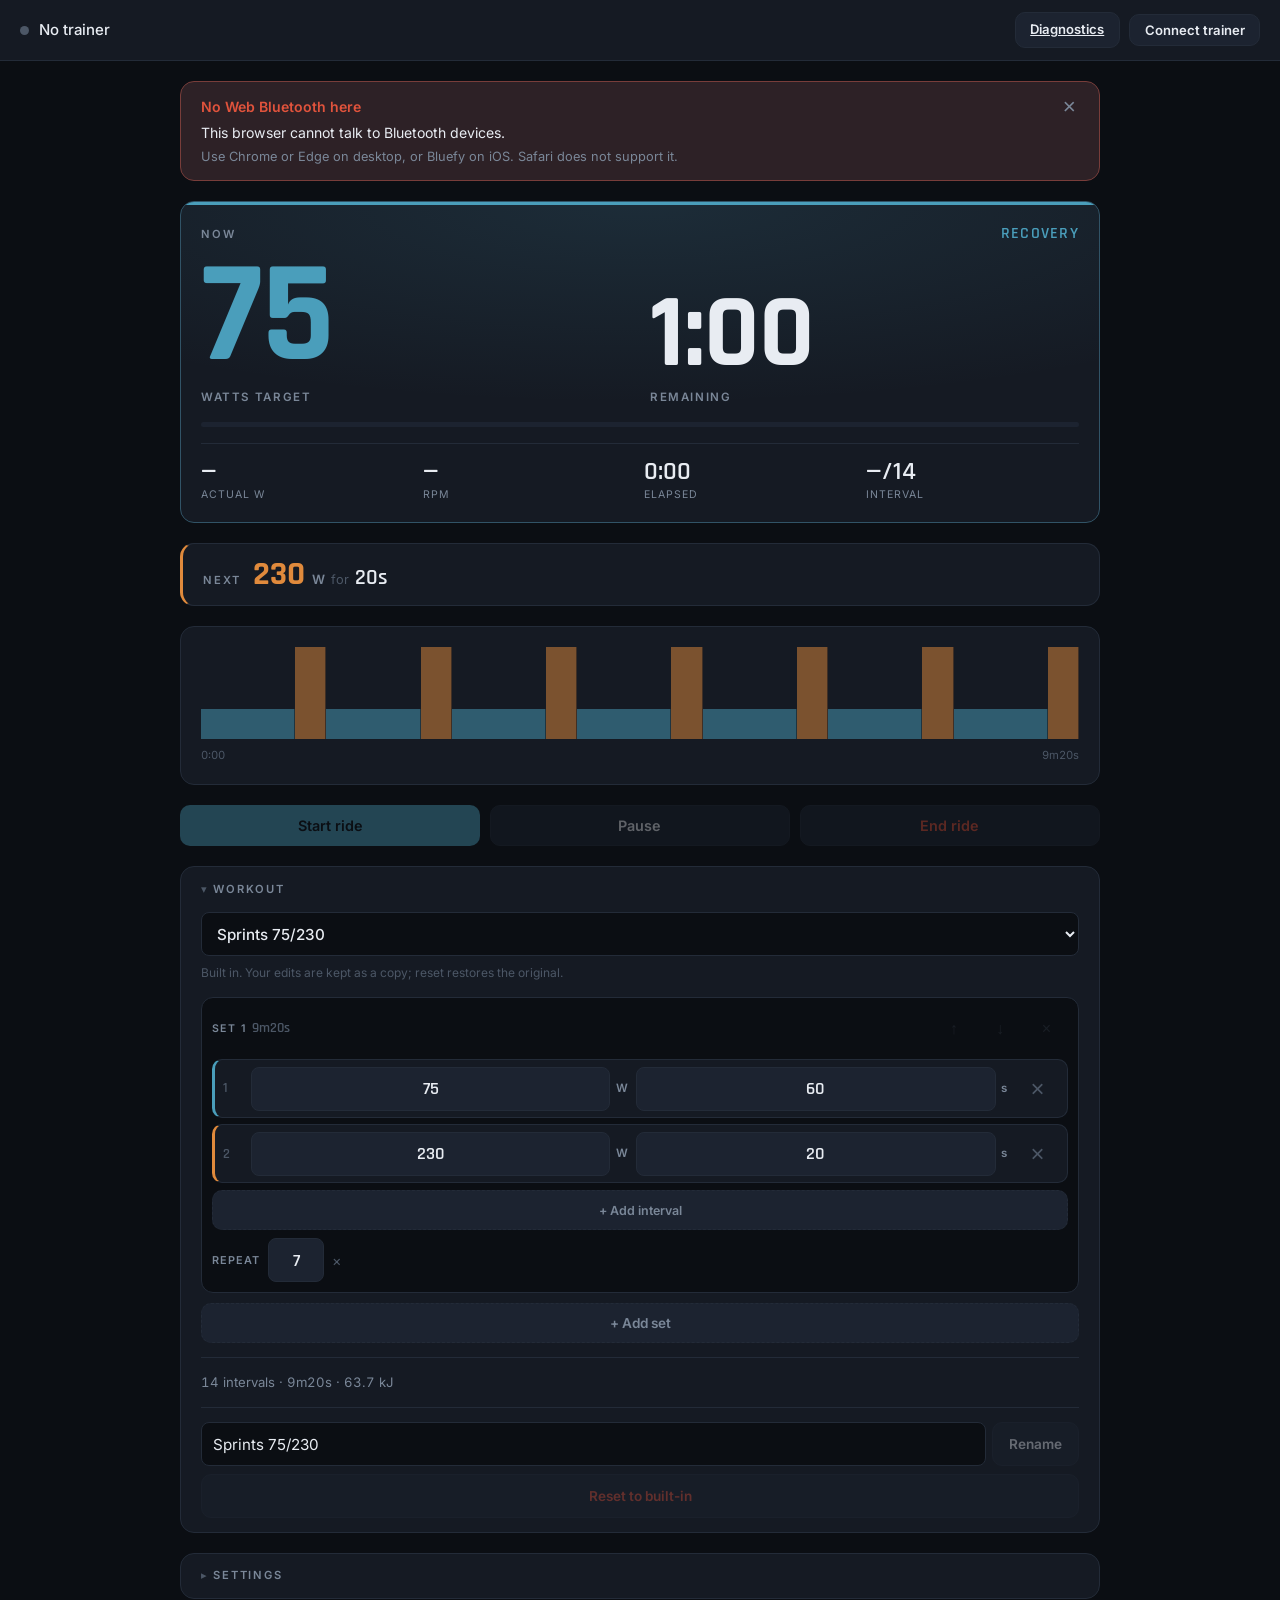
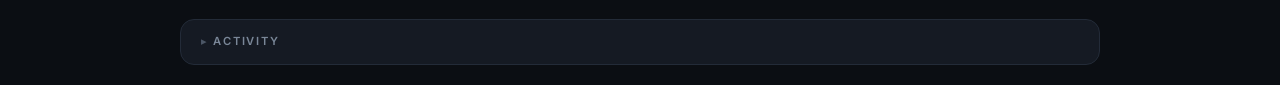
<file: web/index.html>
<!doctype html>
<html lang="en">
<head>
<meta charset="utf-8">
<script>
// The document is always served at the base -- directly, or via the bounce in
// 404.html. Pin that as <base> BEFORE any history rewriting, because
// replaceState/pushState change the document URL that relative src and href
// attributes resolve against: without this, /workout/<name> would look for
// app.js at /workout/app.js.
(function () {
  var base = location.pathname.replace(/index\.html$/, '');
  var tag = document.createElement('base');
  tag.href = base;
  document.head.insertBefore(tag, document.head.firstChild);

  // Restore the pretty URL after a bounce from 404.html.
  var params = new URLSearchParams(location.search);
  var p = params.get('p');
  if (!p) return;
  params.delete('p');
  var extra = params.toString();
  var restored = base.replace(/\/$/, '') + p;
  if (extra) restored += '?' + extra;
  history.replaceState(null, '', restored);
})();
</script>
<meta name="viewport" content="width=device-width, initial-scale=1, viewport-fit=cover">
<title>Hammer — ERG workout runner</title>
<meta name="theme-color" content="#0B0E13">
<link rel="manifest" href="manifest.json">
<link rel="icon" href="icon.svg" type="image/svg+xml">
<link rel="apple-touch-icon" href="apple-touch-icon.png">
<meta name="apple-mobile-web-app-capable" content="yes">
<meta name="mobile-web-app-capable" content="yes">
<meta name="apple-mobile-web-app-title" content="Hammer">
<meta name="apple-mobile-web-app-status-bar-style" content="black-translucent">
<link rel="preconnect" href="https://fonts.googleapis.com">
<link rel="preconnect" href="https://fonts.gstatic.com" crossorigin>
<link href="https://fonts.googleapis.com/css2?family=Rajdhani:wght@500;600;700&family=Inter:wght@400;500;600&display=swap" rel="stylesheet">
<link rel="stylesheet" href="style.css">
</head>
<body>

<header class="bar">
  <div class="bar-id">
    <span class="dot" id="dot" data-state="off"></span>
    <span class="bar-name" id="deviceName">No trainer</span>
  </div>
  <div class="bar-meta">
    <span id="wakeState" class="chip" hidden>screen held</span>
    <a class="btn btn-ghost" href="diagnostics.html">Diagnostics</a>
    <button class="btn btn-ghost" id="connectBtn">Connect trainer</button>
  </div>
</header>

<button class="reveal" id="revealBtn" type="button"
        aria-label="Show controls">&#9776;</button>

<main>
  <div class="notice" id="notice" hidden>
    <div class="notice-body">
      <strong id="noticeTitle"></strong>
      <span id="noticeText"></span>
      <span class="notice-hint" id="noticeHint" hidden></span>
    </div>
    <button class="notice-close" id="noticeClose" aria-label="Dismiss">&times;</button>
  </div>

  <!-- NOW ------------------------------------------------------------- -->
  <section class="now" id="nowCard" data-zone="z1">
    <div class="now-head">
      <span class="eyebrow">Now</span>
      <span class="zone" id="zoneLabel">—</span>
    </div>

    <div class="now-body">
      <div class="metric metric-target">
        <div class="metric-value" id="targetW">—</div>
        <div class="metric-unit">watts target</div>
      </div>
      <div class="metric metric-clock">
        <div class="metric-value" id="countdown">0:00</div>
        <div class="metric-unit">remaining</div>
      </div>
    </div>

    <div class="progress"><div class="progress-fill" id="intervalFill"></div></div>

    <div class="live">
      <div class="live-item"><span class="live-value" id="actualW">—</span><span class="live-label">actual W</span></div>
      <div class="live-item"><span class="live-value" id="cadence">—</span><span class="live-label">rpm</span></div>
      <div class="live-item"><span class="live-value" id="elapsed">0:00</span><span class="live-label">elapsed</span></div>
      <div class="live-item"><span class="live-value" id="intervalCount">—</span><span class="live-label">interval</span></div>
    </div>
  </section>

  <!-- NEXT ------------------------------------------------------------ -->
  <section class="next" id="nextCard" data-zone="z1">
    <span class="eyebrow">Next</span>
    <div class="next-body">
      <span class="next-watts" id="nextW">—</span>
      <span class="next-unit">W</span>
      <span class="next-sep">for</span>
      <span class="next-dur" id="nextDur">—</span>
    </div>
    <span class="next-in" id="nextIn"></span>
  </section>

  <!-- PROFILE --------------------------------------------------------- -->
  <section class="profile-wrap">
    <div class="profile" id="profile" aria-hidden="true"></div>
    <div class="profile-axis">
      <span id="profileStart">0:00</span>
      <span id="profileTotal">—</span>
    </div>
  </section>

  <!-- TRANSPORT ------------------------------------------------------- -->
  <section class="transport">
    <button class="btn btn-primary" id="startBtn" disabled>Start ride</button>
    <button class="btn" id="pauseBtn" disabled>Pause</button>
    <button class="btn btn-danger" id="stopBtn" disabled>End ride</button>
  </section>

  <!-- CONFIG ---------------------------------------------------------- -->
  <details class="config" id="configPanel" open>
    <summary>Workout</summary>

    <div class="picker">
      <select id="workoutPicker" aria-label="Choose a workout"></select>
      <p class="picker-note" id="pickerNote"></p>
    </div>

    <div class="sets" id="sets"></div>

    <button class="btn btn-add" id="addSet" type="button">
      <span aria-hidden="true">+</span> Add set
    </button>

    <div class="config-foot">
      <span class="summary" id="planSummary"></span>
      <span class="saved-state" id="savedState"></span>
    </div>

    <div class="workout-admin">
      <div class="admin-row">
        <input id="workoutName" type="text" maxlength="60" spellcheck="false"
               autocomplete="off" placeholder="Workout name" aria-label="Workout name">
        <button class="btn btn-rename" id="renameWorkout" type="button" disabled>Rename</button>
      </div>
      <button class="btn btn-danger btn-delete" id="deleteWorkout" type="button">
        Delete workout
      </button>
    </div>

    <p class="error" id="configError" hidden></p>
  </details>

  <details class="config">
    <summary>Settings</summary>
    <div class="settings">
      <label class="field field-narrow">
        <span>FTP</span>
        <input id="ftpInput" type="number" inputmode="numeric" min="50" max="600" step="5" value="250">
      </label>
      <p class="settings-note">
        Sets the power zones that colour each interval. It is never sent to the
        trainer and does not affect the targets you ride.
      </p>
    </div>
  </details>

  <details class="config">
    <summary>Activity</summary>
    <div class="log" id="log"></div>
  </details>
</main>

<script type="module" src="app.js"></script>
</body>
</html>
</file>
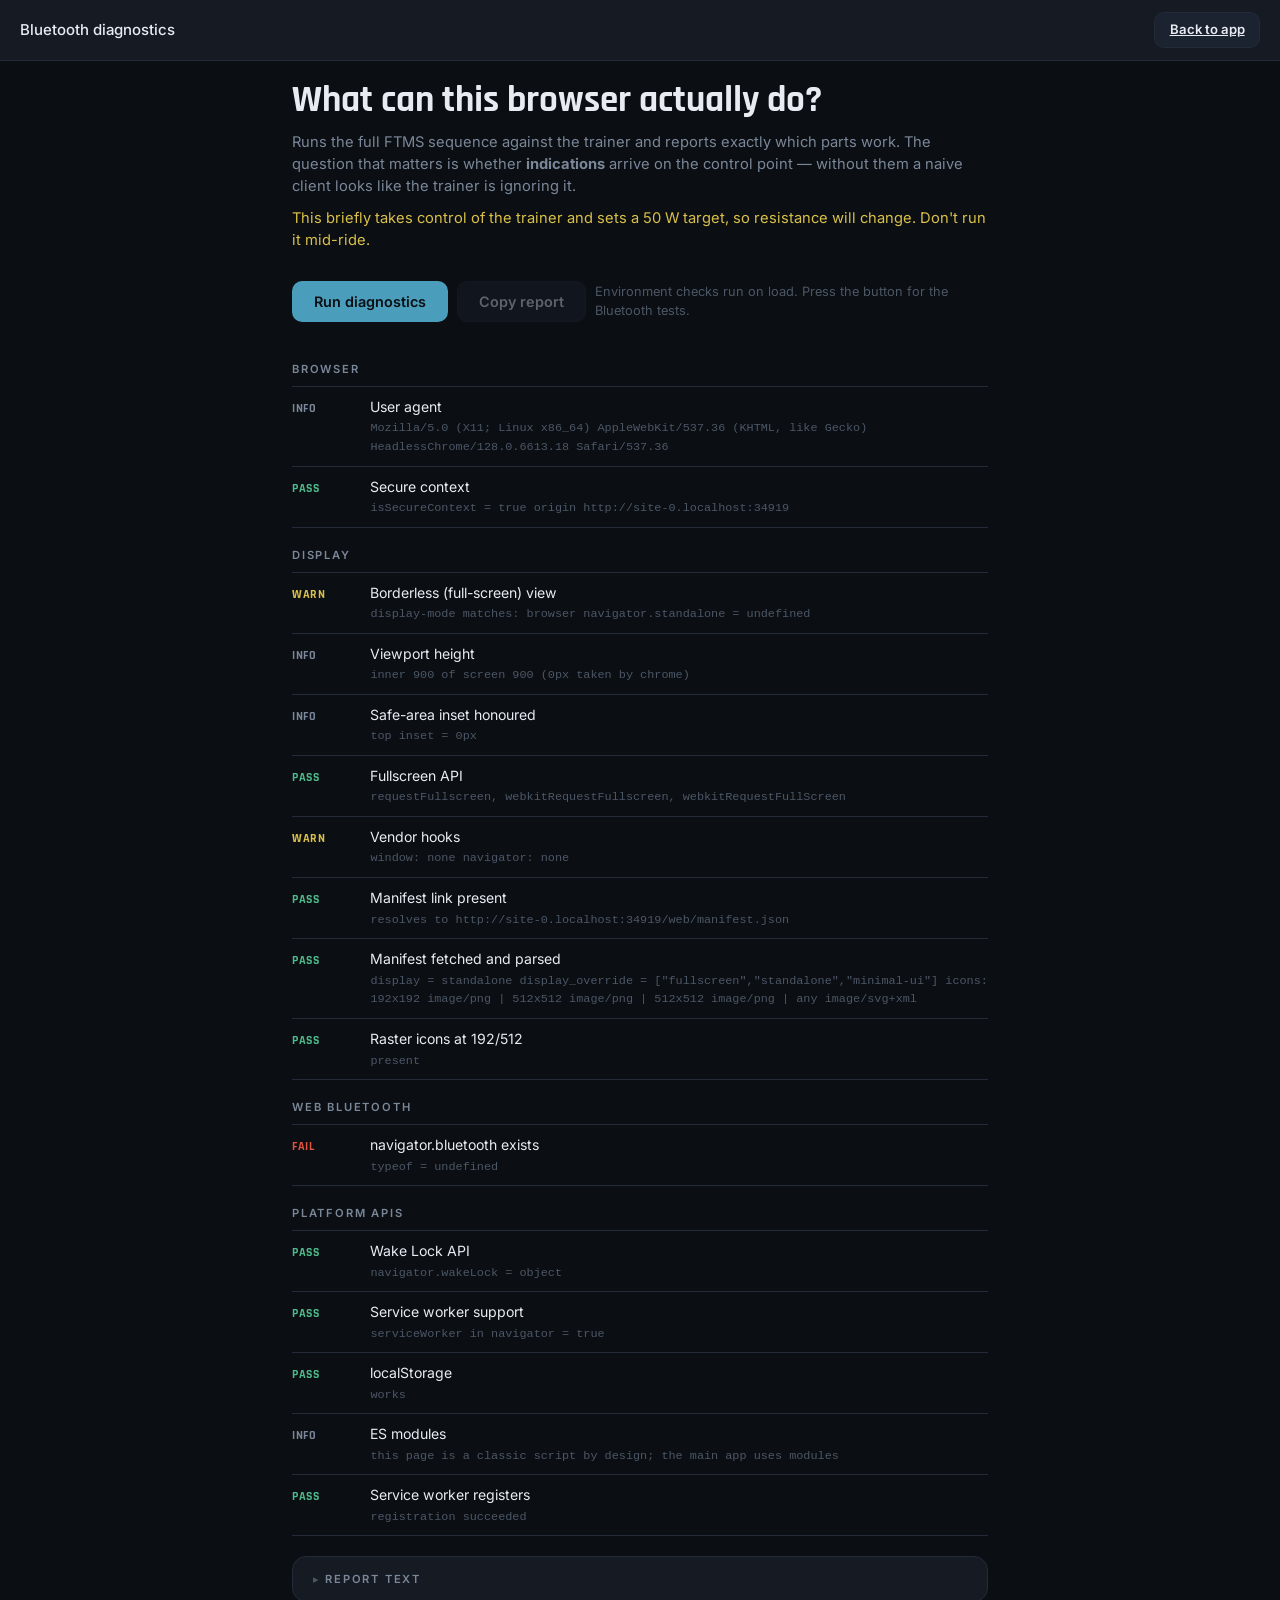
<file: web/diagnostics.html>
<!doctype html>
<html lang="en">
<head>
<meta charset="utf-8">
<meta name="viewport" content="width=device-width, initial-scale=1, viewport-fit=cover">
<title>Bluetooth diagnostics — Hammer</title>
<meta name="theme-color" content="#0B0E13">
<link rel="manifest" href="manifest.json">
<link rel="icon" href="icon.svg" type="image/svg+xml">
<link rel="apple-touch-icon" href="apple-touch-icon.png">
<meta name="apple-mobile-web-app-capable" content="yes">
<meta name="mobile-web-app-capable" content="yes">
<meta name="apple-mobile-web-app-status-bar-style" content="black-translucent">
<link rel="preconnect" href="https://fonts.googleapis.com">
<link rel="preconnect" href="https://fonts.gstatic.com" crossorigin>
<link href="https://fonts.googleapis.com/css2?family=Rajdhani:wght@500;600;700&family=Inter:wght@400;500;600&display=swap" rel="stylesheet">
<link rel="stylesheet" href="style.css">
<link rel="stylesheet" href="diagnostics.css">
</head>
<body class="diag">

<header class="bar">
  <div class="bar-id"><span class="bar-name">Bluetooth diagnostics</span></div>
  <div class="bar-meta"><a class="btn btn-ghost" href="./">Back to app</a></div>
</header>

<main>
  <section class="intro">
    <h1>What can this browser actually do?</h1>
    <p>
      Runs the full FTMS sequence against the trainer and reports exactly which
      parts work. The question that matters is whether
      <strong>indications</strong> arrive on the control point — without them a
      naive client looks like the trainer is ignoring it.
    </p>
    <p class="warn">
      This briefly takes control of the trainer and sets a 50&nbsp;W target, so
      resistance will change. Don't run it mid-ride.
    </p>
  </section>

  <section class="verdict" id="verdict" hidden>
    <span class="eyebrow">Verdict</span>
    <div class="verdict-title" id="verdictTitle">—</div>
    <p class="verdict-body" id="verdictBody"></p>
  </section>

  <section class="run">
    <button class="btn btn-primary" id="runBtn">Run diagnostics</button>
    <button class="btn" id="copyBtn" disabled>Copy report</button>
    <span class="run-note" id="runNote">Environment checks run on load. Press the button for the Bluetooth tests.</span>
  </section>

  <section class="results" id="results"></section>

  <details class="config" id="reportPanel">
    <summary>Report text</summary>
    <textarea id="reportText" class="report" readonly rows="18"
              spellcheck="false" aria-label="Diagnostic report"></textarea>
  </details>
</main>

<script src="diagnostics.js"></script>
</body>
</html>
</file>
<file: web/style.css>
/* Instrument panel for a trainer you read at arm's length, mid-effort.
   Colour is derived from power zone so intensity is legible peripherally. */

:root {
  --ink:    #0b0e13;
  --panel:  #151a23;
  --raised: #1c2330;
  --line:   #232b38;
  --text:   #e8ecf2;
  --dim:    #7a8798;
  --faint:  #4c5766;

  --z1: #4a9ebb;
  --z2: #4fb98a;
  --z3: #d9c04a;
  --z4: #e08a3c;
  --z5: #e0533c;

  --accent: var(--z1);

  --gap: clamp(0.75rem, 2vw, 1.25rem);
  --radius: 14px;

  --font-display: 'Rajdhani', 'DIN Alternate', 'Avenir Next Condensed', system-ui, sans-serif;
  --font-ui: 'Inter', -apple-system, BlinkMacSystemFont, 'Segoe UI', system-ui, sans-serif;
}

[data-zone='z1'] { --accent: var(--z1); }
[data-zone='z2'] { --accent: var(--z2); }
[data-zone='z3'] { --accent: var(--z3); }
[data-zone='z4'] { --accent: var(--z4); }
[data-zone='z5'] { --accent: var(--z5); }

* { box-sizing: border-box; }

/* Any author `display` beats the UA stylesheet's [hidden] rule, which silently
   defeats every hidden attribute in the app. Restore it once, globally. */
[hidden] { display: none !important; }

html { -webkit-text-size-adjust: 100%; }

body {
  margin: 0;
  background: var(--ink);
  color: var(--text);
  font-family: var(--font-ui);
  font-size: 15px;
  line-height: 1.5;
  padding-bottom: env(safe-area-inset-bottom);
}

main {
  max-width: 60rem;
  margin: 0 auto;
  padding: var(--gap);
  display: flex;
  flex-direction: column;
  gap: var(--gap);
}

.eyebrow {
  font-size: 0.7rem;
  font-weight: 600;
  letter-spacing: 0.16em;
  text-transform: uppercase;
  color: var(--dim);
}

/* --- top bar ------------------------------------------------------- */
.bar {
  display: flex;
  align-items: center;
  justify-content: space-between;
  gap: 1rem;
  padding: 0.75rem var(--gap);
  border-bottom: 1px solid var(--line);
  background: var(--panel);
  position: sticky;
  top: 0;
  z-index: 10;
}

.bar-id { display: flex; align-items: center; gap: 0.6rem; min-width: 0; }

.bar-name {
  font-weight: 500;
  white-space: nowrap;
  overflow: hidden;
  text-overflow: ellipsis;
}

.bar-meta { display: flex; align-items: center; gap: 0.6rem; }

.dot {
  width: 9px; height: 9px;
  border-radius: 50%;
  background: var(--faint);
  flex: none;
  transition: background 200ms ease, box-shadow 200ms ease;
}
.dot[data-state='on'] { background: var(--z2); box-shadow: 0 0 0 3px rgb(79 185 138 / 0.18); }
.dot[data-state='busy'] { background: var(--z3); }
.dot[data-state='err'] { background: var(--z5); }

.chip {
  font-size: 0.7rem;
  letter-spacing: 0.06em;
  color: var(--dim);
  border: 1px solid var(--line);
  border-radius: 999px;
  padding: 0.15rem 0.55rem;
}

/* --- now card ------------------------------------------------------ */
.now {
  background: var(--panel);
  border: 1px solid var(--line);
  border-radius: var(--radius);
  padding: var(--gap);
  position: relative;
  overflow: hidden;
  transition: border-color 400ms ease;
  border-color: color-mix(in srgb, var(--accent) 35%, var(--line));
}

.now::before {
  content: '';
  position: absolute;
  inset: 0 0 auto 0;
  height: 3px;
  background: var(--accent);
  transition: background 400ms ease;
}

.now::after {
  content: '';
  position: absolute;
  inset: 0;
  pointer-events: none;
  background: radial-gradient(120% 90% at 50% 0%,
              color-mix(in srgb, var(--accent) 14%, transparent), transparent 70%);
  transition: background 400ms ease;
}

.now > * { position: relative; z-index: 1; }

.now-head {
  display: flex;
  align-items: baseline;
  justify-content: space-between;
  gap: 1rem;
}

.zone {
  font-family: var(--font-display);
  font-size: 1rem;
  font-weight: 600;
  letter-spacing: 0.08em;
  text-transform: uppercase;
  color: var(--accent);
  transition: color 400ms ease;
}

.now-body {
  display: grid;
  grid-template-columns: 1fr 1fr;
  gap: var(--gap);
  align-items: end;
  margin: 0.5rem 0 1rem;
}

.metric { min-width: 0; }

.metric-value {
  white-space: nowrap;
  font-family: var(--font-display);
  font-weight: 700;
  font-variant-numeric: tabular-nums;
  font-feature-settings: 'tnum' 1;
  line-height: 0.88;
  letter-spacing: -0.01em;
}

.metric-target .metric-value {
  font-size: clamp(3.25rem, 15vw, 9rem);
  color: var(--accent);
  transition: color 400ms ease;
}

.metric-clock .metric-value {
  font-size: clamp(2.5rem, 11vw, 6.5rem);
  color: var(--text);
}

.metric-unit {
  margin-top: 0.5rem;
  font-size: 0.72rem;
  font-weight: 600;
  letter-spacing: 0.14em;
  text-transform: uppercase;
  color: var(--dim);
}

.progress {
  height: 5px;
  background: var(--raised);
  border-radius: 999px;
  overflow: hidden;
}

.progress-fill {
  height: 100%;
  width: 0%;
  background: var(--accent);
  border-radius: 999px;
  transition: width 220ms linear, background 400ms ease;
}

.live {
  display: grid;
  grid-template-columns: repeat(4, 1fr);
  gap: 0.5rem;
  margin-top: 1rem;
  padding-top: 0.9rem;
  border-top: 1px solid var(--line);
}

.live-item { display: flex; flex-direction: column; gap: 0.15rem; }

.live-value {
  font-family: var(--font-display);
  font-size: 1.6rem;
  font-weight: 600;
  font-variant-numeric: tabular-nums;
  line-height: 1;
}

.live-label {
  font-size: 0.66rem;
  letter-spacing: 0.1em;
  text-transform: uppercase;
  color: var(--dim);
}

/* --- next card ----------------------------------------------------- */
.next {
  display: flex;
  align-items: baseline;
  gap: 0.75rem;
  flex-wrap: wrap;
  background: var(--panel);
  border: 1px solid var(--line);
  border-left: 3px solid var(--accent);
  border-radius: var(--radius);
  padding: 0.85rem var(--gap);
  transition: border-left-color 400ms ease;
}

.next-body { display: flex; align-items: baseline; gap: 0.4rem; }

.next-watts {
  font-family: var(--font-display);
  font-size: 2.1rem;
  font-weight: 700;
  line-height: 1;
  font-variant-numeric: tabular-nums;
  color: var(--accent);
  transition: color 400ms ease;
}

.next-unit { font-size: 0.8rem; color: var(--dim); font-weight: 600; }
.next-sep { font-size: 0.8rem; color: var(--faint); }

.next-dur {
  font-family: var(--font-display);
  font-size: 1.35rem;
  font-weight: 600;
  line-height: 1;
}

.next-in { margin-left: auto; font-size: 0.78rem; color: var(--dim); }

/* --- profile: the workout drawn as it is ridden -------------------- */
.profile-wrap {
  background: var(--panel);
  border: 1px solid var(--line);
  border-radius: var(--radius);
  padding: var(--gap);
}

.profile {
  display: flex;
  align-items: flex-end;
  height: clamp(56px, 12vw, 92px);
  position: relative;
}

/* One continuous stepped silhouette -- the form a workout is always drawn in.
   No gaps, no rounding: adjacent blocks read as one profile, not a bar chart. */
.profile-block {
  align-self: flex-end;
  background: var(--blk, var(--z1));
  opacity: 0.5;
  transition: opacity 260ms ease, filter 260ms ease;
  min-width: 1px;
  box-shadow: inset -1px 0 0 rgb(11 14 19 / 0.55);
}

.profile-block[data-state='done'] { opacity: 0.2; }

/* The block you are riding breathes, so the playhead is findable from a metre
   away without reading anything. The glow is a pseudo-element so only its
   opacity animates -- cheap enough to run for an hour on a phone. */
.profile-block[data-state='current'] {
  opacity: 1;
  position: relative;
  z-index: 1;
}

.profile-block[data-state='current']::after {
  content: '';
  position: absolute;
  inset: 0;
  background: var(--blk);
  box-shadow: 0 0 14px 2px var(--blk);
  animation: blockPulse 1.6s ease-in-out infinite;
  pointer-events: none;
}

@keyframes blockPulse {
  0%, 100% { opacity: 0.12; }
  50%      { opacity: 0.95; }
}

.profile-axis {
  display: flex;
  justify-content: space-between;
  margin-top: 0.5rem;
  font-size: 0.7rem;
  font-variant-numeric: tabular-nums;
  color: var(--faint);
}

/* --- transport ----------------------------------------------------- */
.transport { display: flex; gap: 0.6rem; flex-wrap: wrap; }

.btn {
  font-family: var(--font-ui);
  font-size: 0.9rem;
  font-weight: 600;
  color: var(--text);
  background: var(--raised);
  border: 1px solid var(--line);
  border-radius: 10px;
  padding: 0.7rem 1.3rem;
  cursor: pointer;
  transition: background 140ms ease, border-color 140ms ease, transform 80ms ease;
}

.btn:hover:not(:disabled) { background: #232b3a; border-color: #2f3a4b; }
.btn:active:not(:disabled) { transform: translateY(1px); }
.btn:disabled { opacity: 0.38; cursor: not-allowed; }
.btn:focus-visible { outline: 2px solid var(--accent); outline-offset: 2px; }

.transport .btn { flex: 1 1 8rem; }

.btn-primary {
  background: var(--accent);
  border-color: transparent;
  color: #0b0e13;
}
.btn-primary:hover:not(:disabled) {
  background: color-mix(in srgb, var(--accent) 85%, white);
  border-color: transparent;
}

.btn-danger { color: var(--z5); }
.btn-danger:hover:not(:disabled) { background: color-mix(in srgb, var(--z5) 16%, var(--raised)); }

.btn-ghost { padding: 0.45rem 0.9rem; font-size: 0.82rem; }

/* --- config -------------------------------------------------------- */
.config {
  background: var(--panel);
  border: 1px solid var(--line);
  border-radius: var(--radius);
  padding: 0.85rem var(--gap);
}

.config > summary {
  cursor: pointer;
  font-size: 0.7rem;
  font-weight: 600;
  letter-spacing: 0.16em;
  text-transform: uppercase;
  color: var(--dim);
  list-style: none;
}
.config > summary::-webkit-details-marker { display: none; }
.config > summary::before { content: '▸ '; color: var(--faint); }
.config[open] > summary::before { content: '▾ '; }

/* Workout picker */
.picker { margin-top: 0.9rem; display: flex; flex-direction: column; gap: 0.5rem; }

.picker select {
  font-family: var(--font-ui);
  font-size: 0.95rem;
  font-weight: 500;
  color: var(--text);
  background: var(--ink);
  border: 1px solid var(--line);
  border-radius: 8px;
  padding: 0.6rem 0.7rem;
  min-height: 44px;
  width: 100%;
}
.picker select:focus-visible { outline: 2px solid var(--accent); outline-offset: 1px; }

.workout-admin {
  margin-top: 0.9rem;
  padding-top: 0.9rem;
  border-top: 1px solid var(--line);
  display: flex;
  flex-direction: column;
  gap: 0.5rem;
}

.admin-row { display: flex; gap: 0.4rem; }

.admin-row input {
  flex: 1 1 auto;
  min-width: 0;
  font-family: var(--font-ui);
  font-size: 0.95rem;
  color: var(--text);
  background: var(--ink);
  border: 1px solid var(--line);
  border-radius: 8px;
  padding: 0.6rem 0.7rem;
  min-height: 44px;
}
.admin-row input:focus-visible { outline: 2px solid var(--accent); outline-offset: 1px; border-color: transparent; }

.btn-rename { flex: none; min-height: 44px; padding: 0.6rem 1rem; font-size: 0.85rem; }
.btn-delete { min-height: 44px; font-size: 0.85rem; }

.saved-state { font-size: 0.72rem; color: var(--faint); }
.saved-state[data-on='1'] { color: var(--z2); }

.picker-note { margin: 0; font-size: 0.75rem; color: var(--faint); min-height: 1.1em; }
.picker-note[data-level='good'] { color: var(--z2); }

/* A set is a group of intervals with its own repeat count. Sets play in
   order, so a warm-up, a repeated main block and a cool-down read top to
   bottom the way the ride happens. */
.sets { margin-top: 0.9rem; display: flex; flex-direction: column; gap: 0.6rem; }

.set {
  background: var(--ink);
  border: 1px solid var(--line);
  border-radius: 12px;
  padding: 0.6rem;
}

.set-head {
  display: flex;
  align-items: center;
  gap: 0.4rem;
  margin-bottom: 0.5rem;
}

.set-label {
  font-size: 0.66rem;
  font-weight: 600;
  letter-spacing: 0.14em;
  text-transform: uppercase;
  color: var(--dim);
}

.set-dur {
  font-family: var(--font-display);
  font-size: 0.9rem;
  font-weight: 600;
  color: var(--faint);
  font-variant-numeric: tabular-nums;
}

.set-tools { display: flex; gap: 0.15rem; margin-left: auto; }

.set-btn {
  width: 44px;
  height: 44px;
  background: none;
  border: 1px solid transparent;
  border-radius: 8px;
  color: var(--faint);
  font-size: 1rem;
  line-height: 1;
  cursor: pointer;
}
.set-btn:hover:not(:disabled) { color: var(--text); border-color: var(--line); }
.set-btn:disabled { opacity: 0.22; cursor: not-allowed; }
.set-btn:focus-visible { outline: 2px solid var(--accent); outline-offset: 2px; }
.set-del:hover:not(:disabled) { color: var(--z5); }

.interval-row {
  display: flex;
  align-items: center;
  gap: 0.35rem;
  padding: 0.4rem 0.5rem;
  background: var(--panel);
  border: 1px solid var(--line);
  border-left: 3px solid var(--blk, var(--z1));
  border-radius: 10px;
}

.interval-index {
  font-family: var(--font-display);
  font-size: 0.85rem;
  font-weight: 600;
  color: var(--faint);
  width: 1.4rem;
  flex: none;
  font-variant-numeric: tabular-nums;
}

.num {
  font-family: var(--font-display);
  font-size: 1.15rem;
  font-weight: 600;
  font-variant-numeric: tabular-nums;
  color: var(--text);
  background: var(--raised);
  border: 1px solid var(--line);
  border-radius: 8px;
  padding: 0.5rem 0.3rem;
  text-align: center;
  min-width: 0;
  min-height: 44px;      /* thumb-sized */
  -moz-appearance: textfield;
}
.num::-webkit-outer-spin-button,
.num::-webkit-inner-spin-button { -webkit-appearance: none; margin: 0; }
.num:focus-visible { outline: 2px solid var(--accent); outline-offset: 1px; border-color: transparent; }

.num-w { flex: 1 1 5rem; }
.num-t { flex: 1 1 5rem; }

.unit {
  font-size: 0.72rem;
  font-weight: 600;
  color: var(--dim);
  flex: none;
  margin-right: 0.15rem;
}

.row-remove {
  flex: none;
  margin-left: auto;
  width: 44px;
  height: 44px;
  min-height: 44px;
  background: none;
  border: 1px solid transparent;
  border-radius: 8px;
  color: var(--faint);
  font-size: 1.5rem;
  line-height: 1;
  cursor: pointer;
}
.row-remove:hover:not(:disabled) { color: var(--z5); border-color: var(--line); }
.row-remove:disabled { opacity: 0.25; cursor: not-allowed; }
.row-remove:focus-visible { outline: 2px solid var(--accent); outline-offset: 2px; }

.btn-add {
  width: 100%;
  margin-top: 0.6rem;
  font-size: 0.85rem;
  border-style: dashed;
  color: var(--dim);
}
.btn-add:hover { color: var(--text); }

.btn-add-interval {
  margin-top: 0.45rem;
  padding: 0.5rem;
  font-size: 0.78rem;
  min-height: 40px;
}

.set-foot {
  display: flex;
  align-items: center;
  gap: 0.6rem;
  margin-top: 0.5rem;
}

/* Interval rows: numeric inputs sized for thumbs, not a text grammar. */
.intervals { display: flex; flex-direction: column; gap: 0.4rem; }

.config-foot {
  display: flex;
  align-items: center;
  justify-content: space-between;
  gap: 1rem;
  flex-wrap: wrap;
  margin-top: 0.9rem;
  padding-top: 0.9rem;
  border-top: 1px solid var(--line);
}

.repeat { display: flex; align-items: center; gap: 0.5rem; }
.repeat > span:first-child {
  font-size: 0.68rem;
  font-weight: 600;
  letter-spacing: 0.1em;
  text-transform: uppercase;
  color: var(--dim);
}
.repeat input {
  font-family: var(--font-display);
  font-size: 1.15rem;
  font-weight: 600;
  font-variant-numeric: tabular-nums;
  color: var(--text);
  background: var(--raised);
  border: 1px solid var(--line);
  border-radius: 8px;
  padding: 0.45rem 0.3rem;
  width: 3.5rem;
  min-height: 44px;
  text-align: center;
  -moz-appearance: textfield;
}
.repeat input::-webkit-outer-spin-button,
.repeat input::-webkit-inner-spin-button { -webkit-appearance: none; margin: 0; }
.repeat-x { color: var(--faint); font-size: 0.9rem; }

.summary { font-size: 0.82rem; color: var(--dim); font-variant-numeric: tabular-nums; }

/* Settings: user config, not workout config. */
.settings { margin-top: 0.9rem; }

.field { display: flex; flex-direction: column; gap: 0.35rem; min-width: 0; }
.field-narrow { max-width: 8rem; }
.field > span {
  font-size: 0.68rem;
  font-weight: 600;
  letter-spacing: 0.1em;
  text-transform: uppercase;
  color: var(--dim);
}
.field input {
  font-family: var(--font-display);
  font-size: 1.15rem;
  font-weight: 600;
  font-variant-numeric: tabular-nums;
  color: var(--text);
  background: var(--ink);
  border: 1px solid var(--line);
  border-radius: 8px;
  padding: 0.5rem 0.6rem;
  min-height: 44px;
  width: 100%;
  -moz-appearance: textfield;
}
.field input::-webkit-outer-spin-button,
.field input::-webkit-inner-spin-button { -webkit-appearance: none; margin: 0; }
.field input:focus-visible { outline: 2px solid var(--accent); outline-offset: 1px; border-color: transparent; }

.settings-note {
  margin: 0.7rem 0 0;
  font-size: 0.78rem;
  color: var(--faint);
  max-width: 34rem;
}

.error { margin: 0.75rem 0 0; font-size: 0.82rem; color: var(--z5); }

/* --- log ----------------------------------------------------------- */
.log {
  margin-top: 0.9rem;
  max-height: 12rem;
  overflow-y: auto;
  font-family: ui-monospace, SFMono-Regular, Menlo, monospace;
  font-size: 0.74rem;
  line-height: 1.7;
  color: var(--dim);
}

.log-row { display: flex; gap: 0.7rem; }
.log-time { color: var(--faint); flex: none; font-variant-numeric: tabular-nums; }
.log-row[data-level='good'] { color: var(--z2); }
.log-row[data-level='warn'] { color: var(--z3); }
.log-row[data-level='bad']  { color: var(--z5); }

/* --- interval change: one orchestrated moment ---------------------- */
@keyframes stepPulse {
  0%   { transform: scale(1); }
  35%  { transform: scale(1.035); }
  100% { transform: scale(1); }
}
.now[data-pulse='1'] .metric-target { animation: stepPulse 520ms cubic-bezier(0.22, 1, 0.36, 1); }

/* --- responsive ---------------------------------------------------- */
@media (max-width: 620px) {
  /* Target power and time remaining stay on one line, anchored to the card
     edges. Stacking them pushed everything below the fold on a phone. */
  .now-body {
    grid-template-columns: auto auto;
    justify-content: space-between;
    align-items: end;
    gap: 0.75rem;
    margin: 0.35rem 0 0.85rem;
  }
  .metric-clock { text-align: right; }
  .metric-unit { margin-top: 0.35rem; font-size: 0.62rem; letter-spacing: 0.1em; }

  /* Four across rather than two, so the readout costs one row instead of two. */
  .live {
    grid-template-columns: repeat(4, 1fr);
    gap: 0.4rem;
    margin-top: 0.85rem;
    padding-top: 0.75rem;
  }
  .live-value { font-size: 1.25rem; }
  .live-label { font-size: 0.56rem; letter-spacing: 0.05em; }

  .next-in { margin-left: 0; width: 100%; }
  .config-foot { justify-content: space-between; }
  .interval-row { gap: 0.25rem; padding: 0.35rem 0.4rem; }
  .num { font-size: 1.05rem; padding: 0.5rem 0.15rem; }
  .interval-index { display: none; }
}

@media (prefers-reduced-motion: reduce) {
  *, *::before, *::after {
    animation-duration: 0.01ms !important;
    transition-duration: 0.01ms !important;
  }
  /* Freezing the pulse would leave the current block at its dimmest frame. */
  .profile-block[data-state='current']::after {
    animation: none !important;
    opacity: 0.7;
  }
}

/* --- notice: connection problems belong on screen, not in a collapsed panel */
.notice {
  display: flex;
  align-items: flex-start;
  gap: 1rem;
  background: color-mix(in srgb, var(--z5) 12%, var(--panel));
  border: 1px solid color-mix(in srgb, var(--z5) 45%, var(--line));
  border-radius: var(--radius);
  padding: 0.9rem var(--gap);
}

.notice-body { display: flex; flex-direction: column; gap: 0.25rem; font-size: 0.88rem; }
.notice strong { color: var(--z5); font-weight: 600; }
.notice-hint { color: var(--dim); font-size: 0.8rem; }

.notice-close {
  margin-left: auto;
  background: none;
  border: none;
  color: var(--dim);
  font-size: 1.4rem;
  line-height: 1;
  cursor: pointer;
  padding: 0 0.2rem;
}
.notice-close:hover { color: var(--text); }
.notice-close:focus-visible { outline: 2px solid var(--accent); outline-offset: 2px; }

/* --- focus mode -----------------------------------------------------------
   Bluefy will not surrender its ~210px of browser chrome (measured: the
   manifest is valid and served, and it still reports display-mode: browser).
   So reclaim the space this app does control: while a ride is running,
   everything that is not the instrument gets out of the way. */
body[data-riding='1'] .bar,
body[data-riding='1'] .config { display: none; }

body[data-riding='1'] main { padding-top: calc(var(--gap) + env(safe-area-inset-top)); }

/* One small control to bring the chrome back without ending the ride. */
.reveal {
  position: fixed;
  top: calc(0.4rem + env(safe-area-inset-top));
  right: 0.5rem;
  z-index: 20;
  width: 40px;
  height: 40px;
  border-radius: 10px;
  background: color-mix(in srgb, var(--panel) 85%, transparent);
  border: 1px solid var(--line);
  color: var(--dim);
  font-size: 0.95rem;
  line-height: 1;
  cursor: pointer;
  display: none;
}
body[data-riding='1'] .reveal { display: block; }
.reveal:focus-visible { outline: 2px solid var(--accent); outline-offset: 2px; }
</file>
<file: web/diagnostics.css>
/* Diagnostics is a separate, dependency-free page: it has to render even when
   the thing it is diagnosing is broken. */

.diag main { max-width: 46rem; }

.intro h1 {
  font-family: var(--font-display);
  font-size: clamp(1.6rem, 5vw, 2.3rem);
  font-weight: 700;
  line-height: 1.1;
  margin: 0 0 0.6rem;
}

.intro p { margin: 0 0 0.6rem; color: var(--dim); font-size: 0.92rem; }
.intro .warn { color: var(--z3); }

.verdict {
  background: var(--panel);
  border: 1px solid var(--line);
  border-left: 4px solid var(--accent);
  border-radius: var(--radius);
  padding: var(--gap);
}
.verdict[data-level='pass'] { --accent: var(--z2); }
.verdict[data-level='partial'] { --accent: var(--z3); }
.verdict[data-level='fail'] { --accent: var(--z5); }

.verdict-title {
  font-family: var(--font-display);
  font-size: 1.5rem;
  font-weight: 700;
  color: var(--accent);
  margin-top: 0.3rem;
}
.verdict-body { margin: 0.4rem 0 0; font-size: 0.9rem; color: var(--dim); }

.run { display: flex; align-items: center; gap: 0.6rem; flex-wrap: wrap; }
.run-note { font-size: 0.8rem; color: var(--faint); flex: 1 1 12rem; }

.group { margin-top: 1.2rem; }

.group-title {
  font-size: 0.7rem;
  font-weight: 600;
  letter-spacing: 0.16em;
  text-transform: uppercase;
  color: var(--dim);
  padding-bottom: 0.5rem;
  border-bottom: 1px solid var(--line);
}

.check-row {
  display: flex;
  align-items: baseline;
  gap: 0.7rem;
  padding: 0.55rem 0;
  border-bottom: 1px solid var(--line);
  font-size: 0.88rem;
}

.check-mark {
  font-family: var(--font-display);
  font-weight: 700;
  font-size: 0.78rem;
  letter-spacing: 0.06em;
  flex: none;
  width: 4.2rem;
  text-transform: uppercase;
}
.check-row[data-r='pass'] .check-mark { color: var(--z2); }
.check-row[data-r='fail'] .check-mark { color: var(--z5); }
.check-row[data-r='warn'] .check-mark { color: var(--z3); }
.check-row[data-r='info'] .check-mark { color: var(--dim); }
.check-row[data-r='run']  .check-mark { color: var(--z3); }

.check-label { flex: 1 1 auto; min-width: 0; }
.check-detail {
  display: block;
  color: var(--faint);
  font-family: ui-monospace, SFMono-Regular, Menlo, monospace;
  font-size: 0.74rem;
  line-height: 1.6;
  word-break: break-word;
  margin-top: 0.15rem;
}

.report {
  width: 100%;
  margin-top: 0.9rem;
  background: var(--ink);
  color: var(--text);
  border: 1px solid var(--line);
  border-radius: 8px;
  padding: 0.7rem;
  font-family: ui-monospace, SFMono-Regular, Menlo, monospace;
  font-size: 0.72rem;
  line-height: 1.6;
  resize: vertical;
}
</file>
